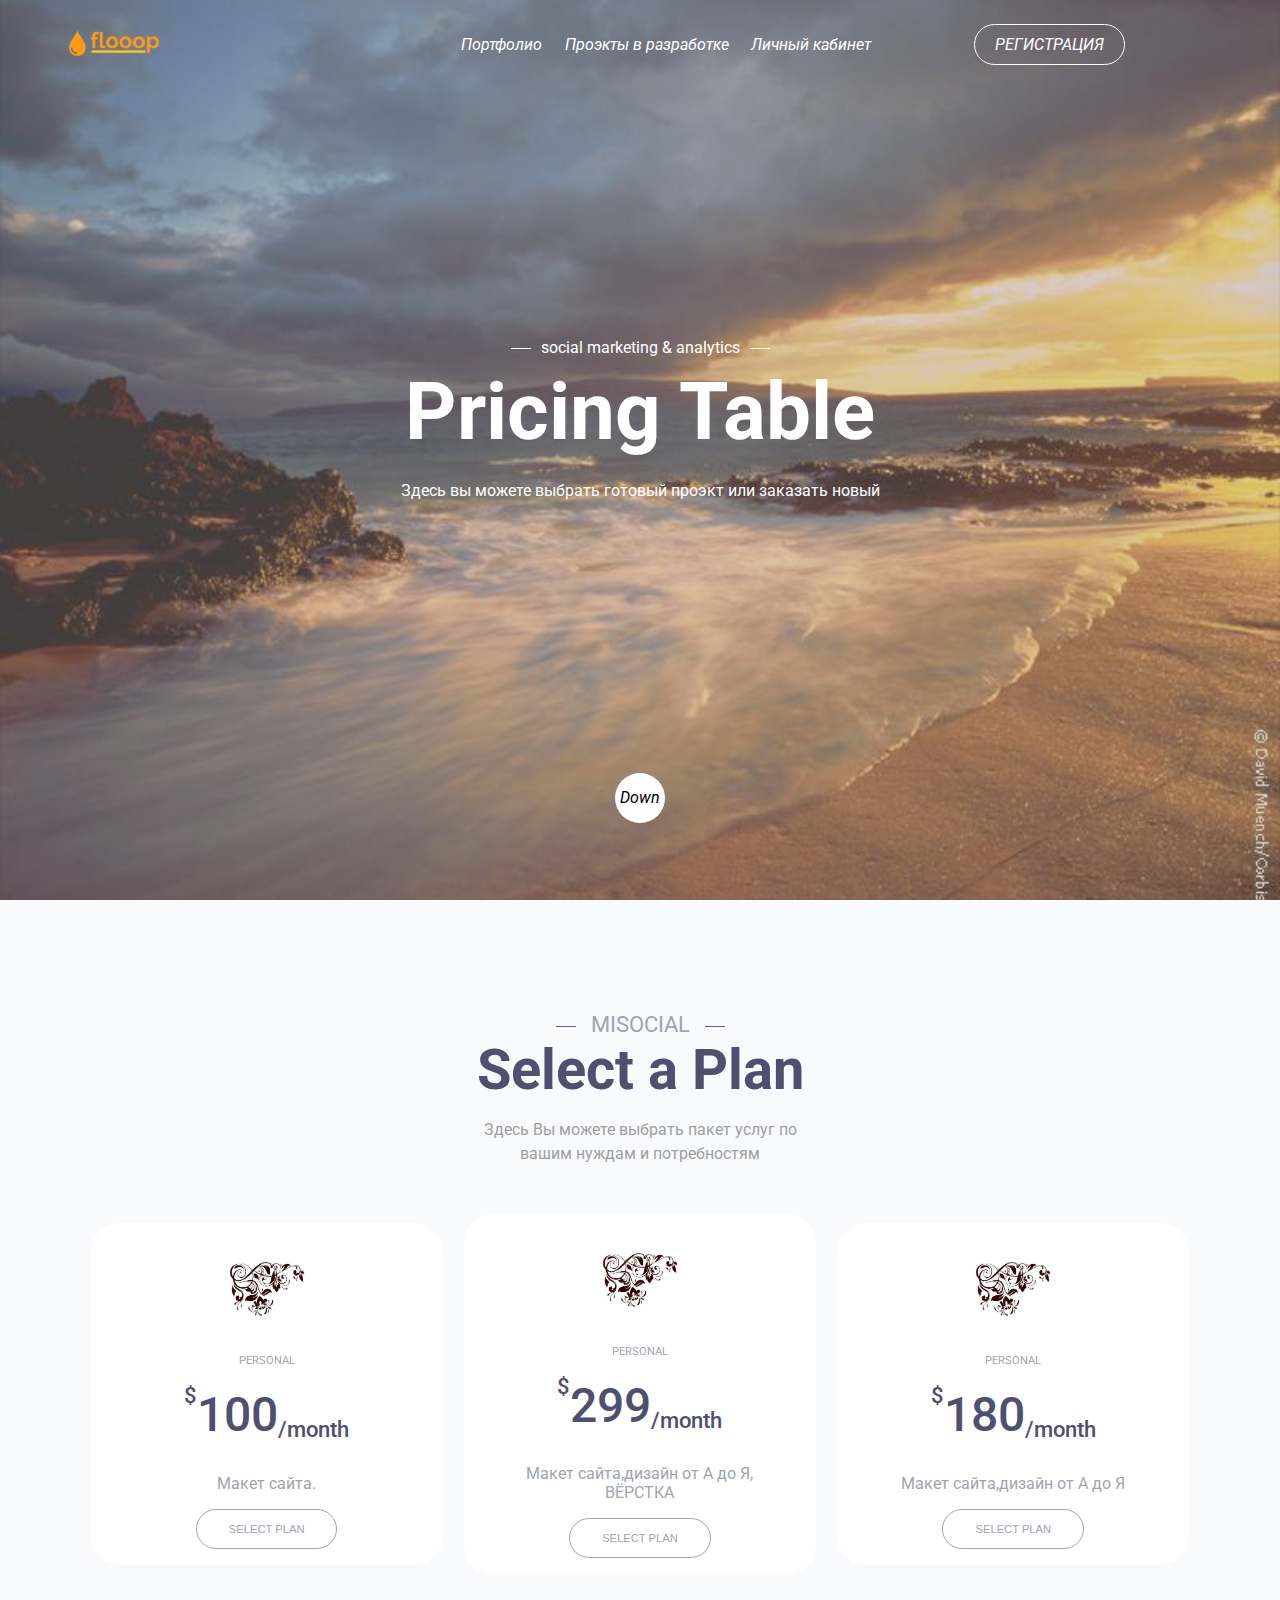
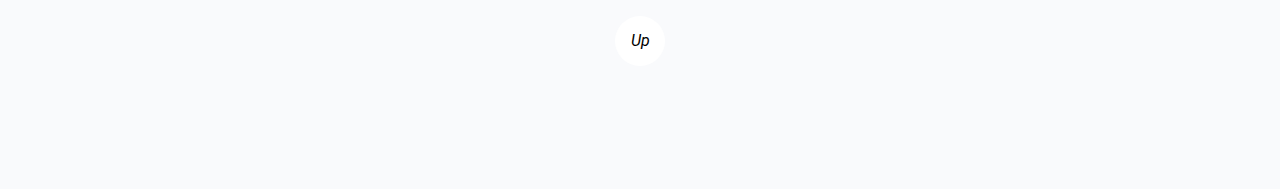
<file: flex/index.html>
<!DOCTYPE html>
<html lang="en">
<head>
    <meta charset="UTF-8">
    <meta name="viewport" content="width=device-width, initial-scale=1.0">
    <link href="https://fonts.googleapis.com/css?family=Roboto:100,100i,300,300i,400,400i,500,500i,700,700i,900,900i&display=swap&subset=cyrillic,cyrillic-ext" rel="stylesheet">
    <link rel="stylesheet" href="css/normalize.css">
    <link rel="stylesheet" href="css/style.css">
    <title>Document</title>
</head>
<body>
    <div id="a2" class="main">
        <div class="main-overlay"></div>
        <div class="header">
            <div class="logo">
                <img src="img/12.png" alt="logo" width="100px" height="100px">
            </div>
            <div class="menu">
                <ul>
                    <li><a href="#" class="menu-link">Портфолио</a></li>
                    <li><a href="#" class="menu-link">Проэкты в разработке</a></li>
                    <li><a href="lk.html" class="menu-link">Личный кабинет</a></li>
                    <!-- <li><a href="#" class="menu-link">Articles</a></li> -->
                    <!-- <li><a href="#" class="menu-link">Pricing</a></li> -->
                    <li><a href="reg.html" class="get-started-btn menu-link">Регистрация</a></li>
                </ul>
            </div>      
        </div>
    <div class="main-text">
        <span>social marketing & analytics</span>
        <h1>Pricing Table</h1>
        <p>Здесь вы можете выбрать готовый проэкт или заказать новый</p>
    </div>
    <a href="#a1" class="main-arrow">
        <div class="arrow-down">
            <span>Down</span>
        </div>
    </a>
    </div>

    <div  class="table">
        <div class="table-header">
            <span id="a1" class="table-subtitli">MISOCIAL</span>
            <h2>Select a Plan</h2>
            <p>Здесь Вы можете выбрать пакет услуг по вашим нуждам и потребностям</p>
        </div>
<div class="price-tags">
    <div class="price-tag">
        <img src="img/1.jpg" alt="" width="90px" height="100px">
        <span>personal</span>
        <h4><sup>$</sup>100<sub>/month</sub></h4>
        <p>Макет сайта.</p>
        <button class="price-btn">select plan</button>
    </div>
    <div class="price-tag">
        <img src="img/2.jpg" alt="" width="90px" height="100px">
        <span>personal</span>
        <h4><sup>$</sup>299<sub>/month</sub></h4>
        <p>Макет сайта,дизайн от А до Я,<br>ВЁРСТКА</p>
        <button class="price-btn">select plan</button>
    </div>
    <div class="price-tag">
        <img src="img/3.jpg" alt="" width="90px" height="100px">
        <span>personal</span>
        <h4><sup>$</sup>180<sub>/month</sub></h4>
        <p>Макет сайта,дизайн от А до Я</p>
        <button class="price-btn">select plan</button>
    </div>
</div>
<a href="#a2" class="main-arrow">
    <div class="arrow-down arrow-downs">
        <span>Up</span>
    </div>
</a>
    </div>


</body>
</html>
</file>
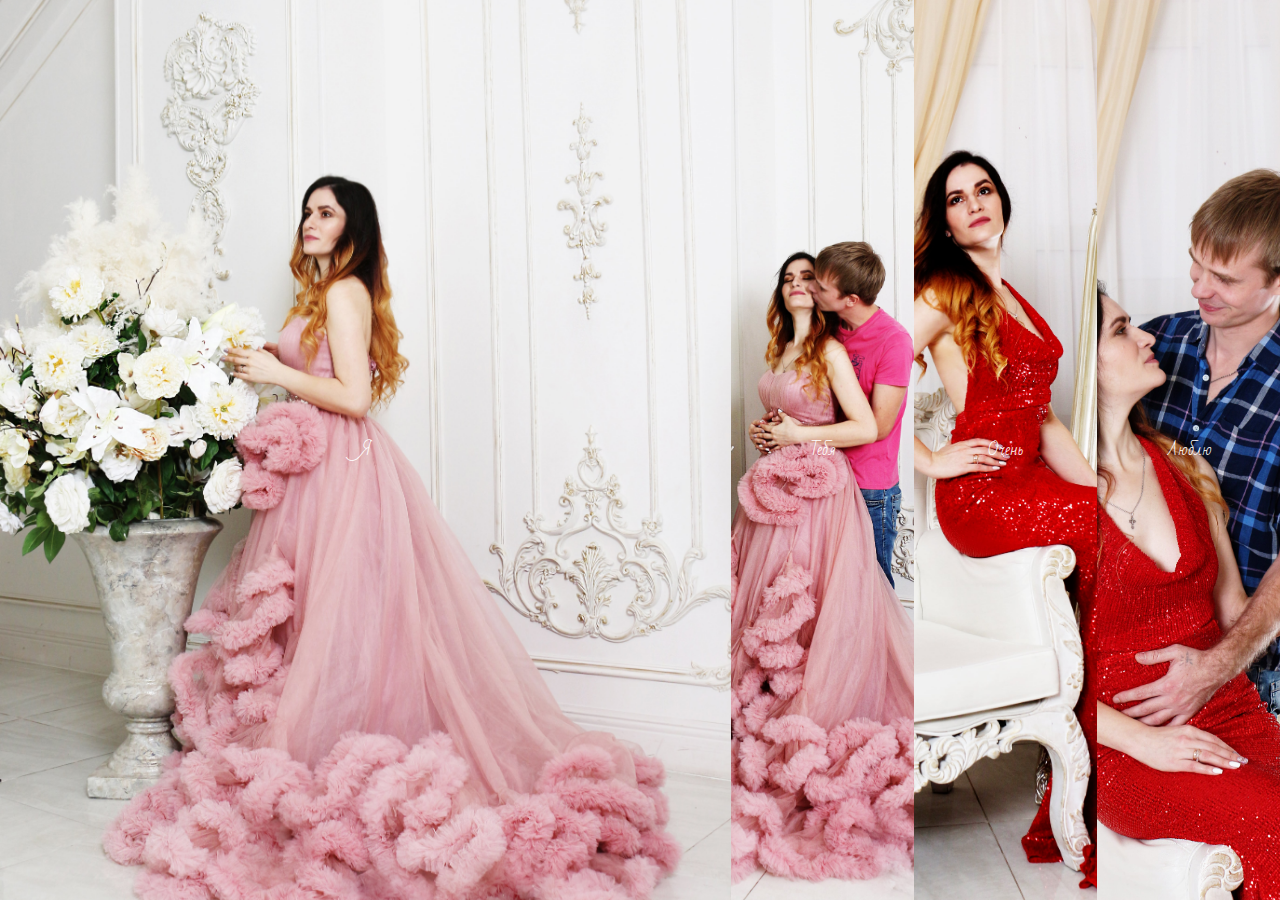
<file: love/index.html>
<!DOCTYPE html>
<html lang="en">
<head>
    <meta charset="UTF-8">
    <title>flex Slider</title>
    <link href="https://fonts.googleapis.com/css?family=Bad+Script&display=swap&subset=cyrillic" rel="stylesheet">
    
    <link rel="stylesheet" href="css/normalize.css">
    <link rel="stylesheet" type="text/css" href="css/style.css">

</head>
<body>
    <div class="slider">
        <div class="item item-1">Я</div>
        <div class="item item-2">Тебя</div>
        <div class="item item-3">Очень</div>
        <div class="item item-4">Люблю</div>
    </div>
</body>
</html>
</file>
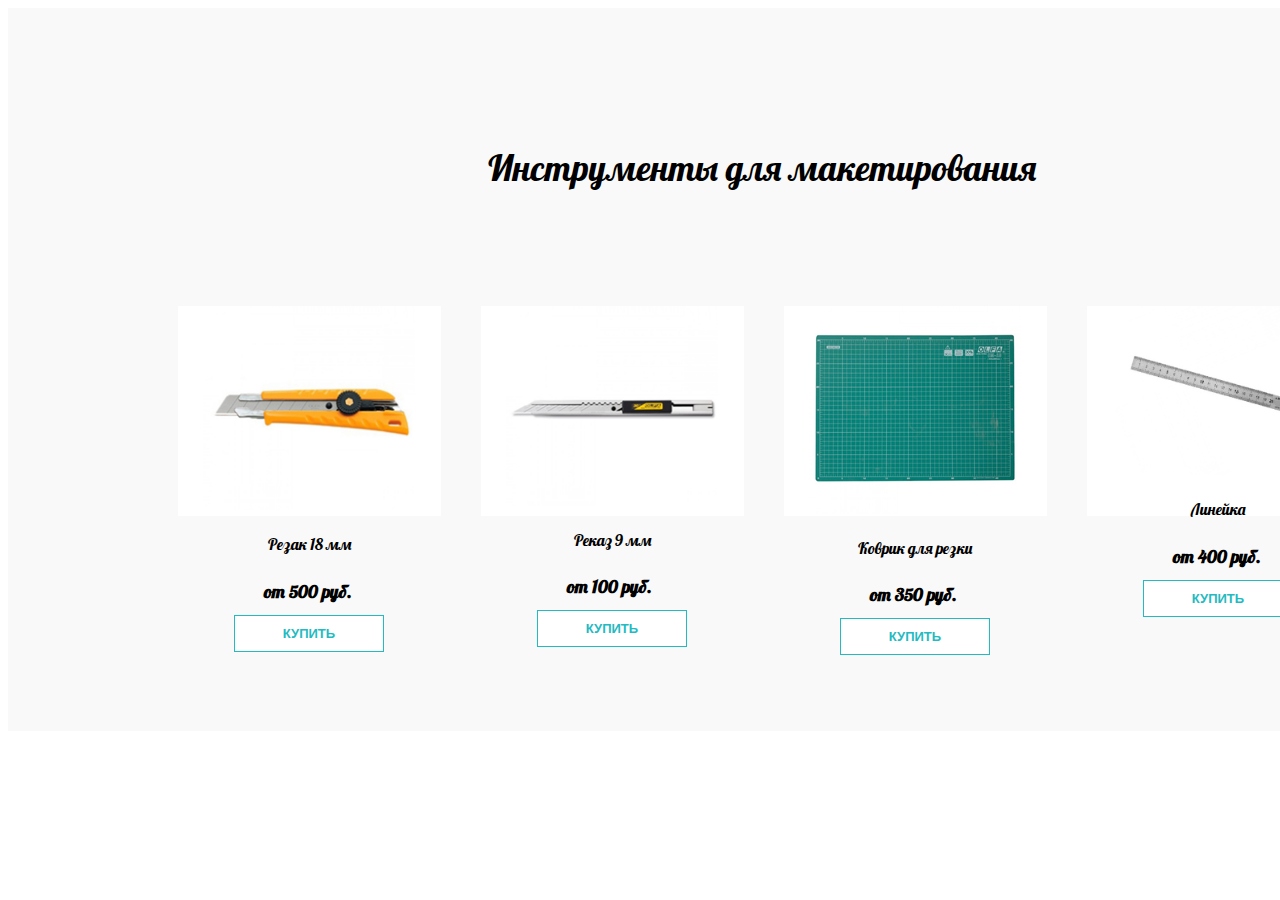
<file: дз/index.html>
<!DOCTYPE html>
<html lang="en">
<head>
    <meta charset="UTF-8">
    <meta name="viewport" content="width=device-width, initial-scale=1.0">
    <link href="https://fonts.googleapis.com/css?family=Comic+Neue:300,300i,400,400i,700,700i|Lobster&display=swap" rel="stylesheet">
    <link rel="stylesheet" href="css/normalize.css">
    <link rel="stylesheet" href="css/style.css">
    <title>ДЗ по Flex</title>
</head>
<body>

<div class="main">
    <div class="header-text">
        <h1>Инструменты для макетирования</h1>
    </div>
    <div class="bloc">
    <div class="bloc-1">
        <img src="img/Слой_1.png" alt="">
        <span>Резак 18 мм</span>
        <p>от 500 руб.</p>
        <button class="btn">купить</button>
    </div>
    <div class="bloc-1">
        <img src="img/Слой_2.png" alt="">
        <span>Реказ 9 мм</span>
        <p>от 100 руб.</p>
        <button class="btn">купить</button>
    </div>
    <div class="bloc-1">
        <img src="img/Слой_3.png" alt="">
        <span>Коврик для резки</span>
        <p>от 350 руб.</p>
        <button class="btn">купить</button>
    </div>
        <div class="bloc-1">
            <img src="img/Слой_4.png" alt="">
            <span>Линейка</span>
            <p>от 400 руб.</p>
            <button class="btn">купить</button>
        </div>
    </div>
</div>

</body>
</html>
</file>
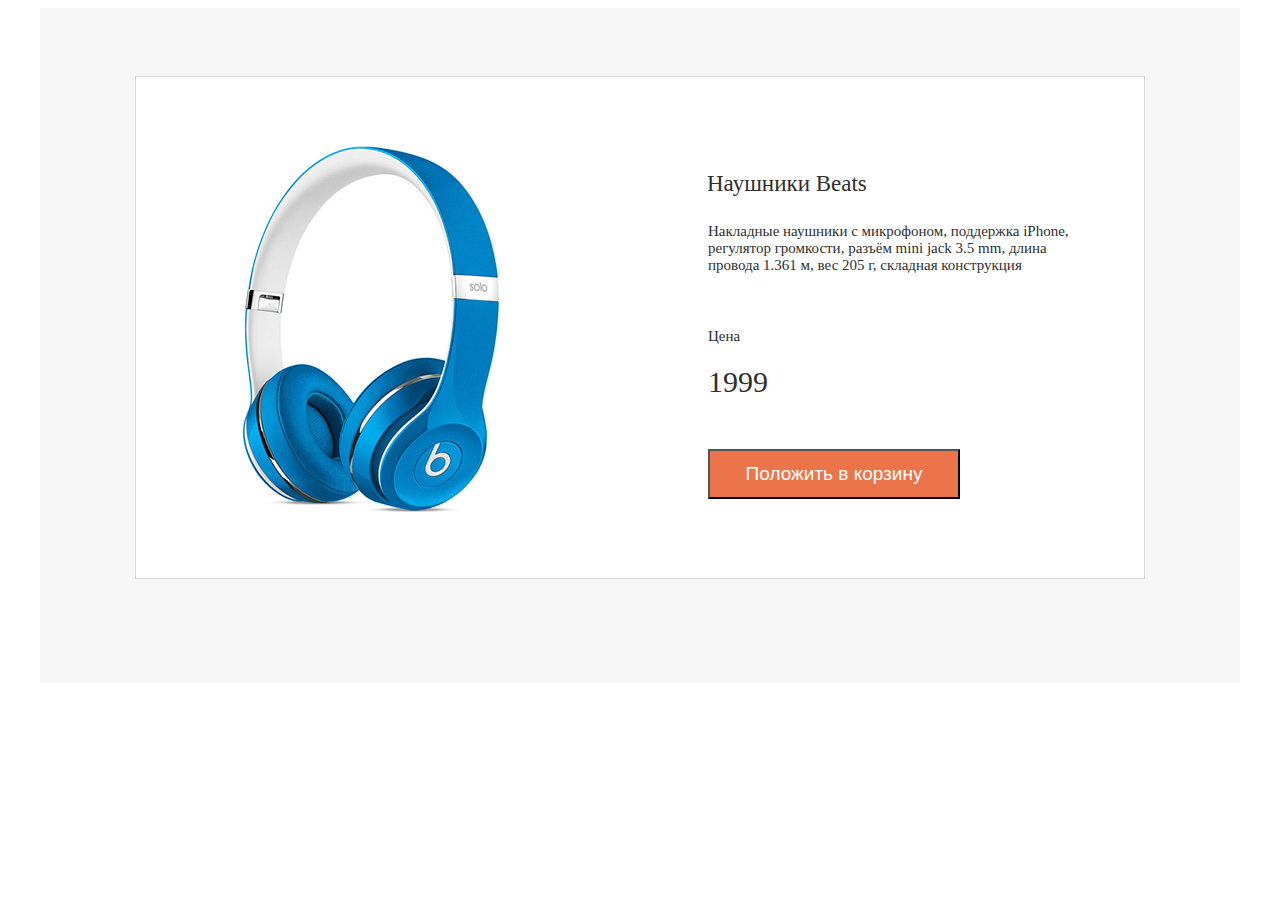
<file: решение/index.html>
<!DOCTYPE html>  
<html lang="en">
<head>
    <meta charset="UTF-8">
    <meta name="viewport" content="width=device-width, initial-scale=1.0">
    <title>Заголовок страници</title>
    <link rel="stylesheet" href="css/style.css">
</head>
<body>

<div class="fonts">
<div class="layer">
    <img src="img/Слой_1.png" alt="">
    <h1>Наушники Beats</h1>
    <p class="text">Накладные наушники с микрофоном, поддержка iPhone, регулятор громкости, разъём mini jack 3.5 mm, длина провода 1.361 м, вес 205 г, складная конструкция</p>

    <p class="prais">Цена</p>

    <p class="money">1999</p>

    <button><span>Положить в корзину</span></button>

</div>

</div>



</body>
</html>
</file>
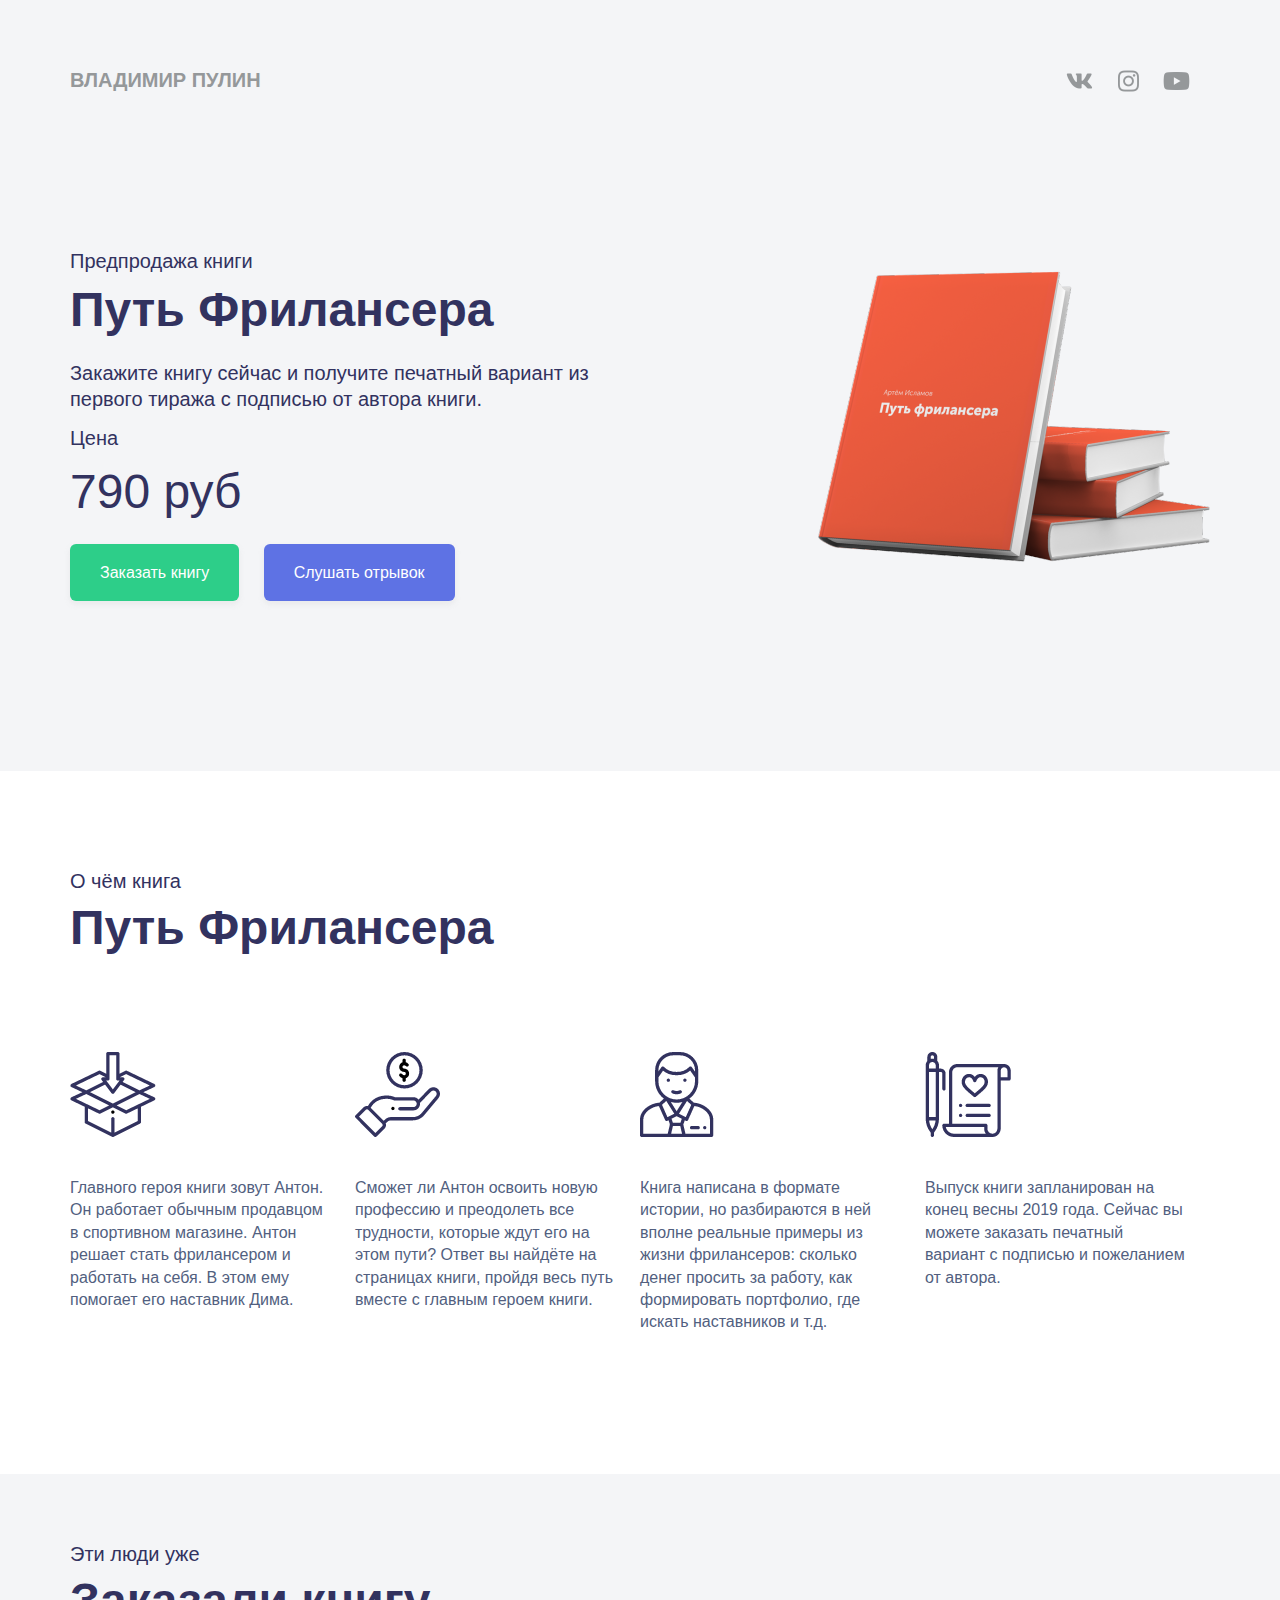
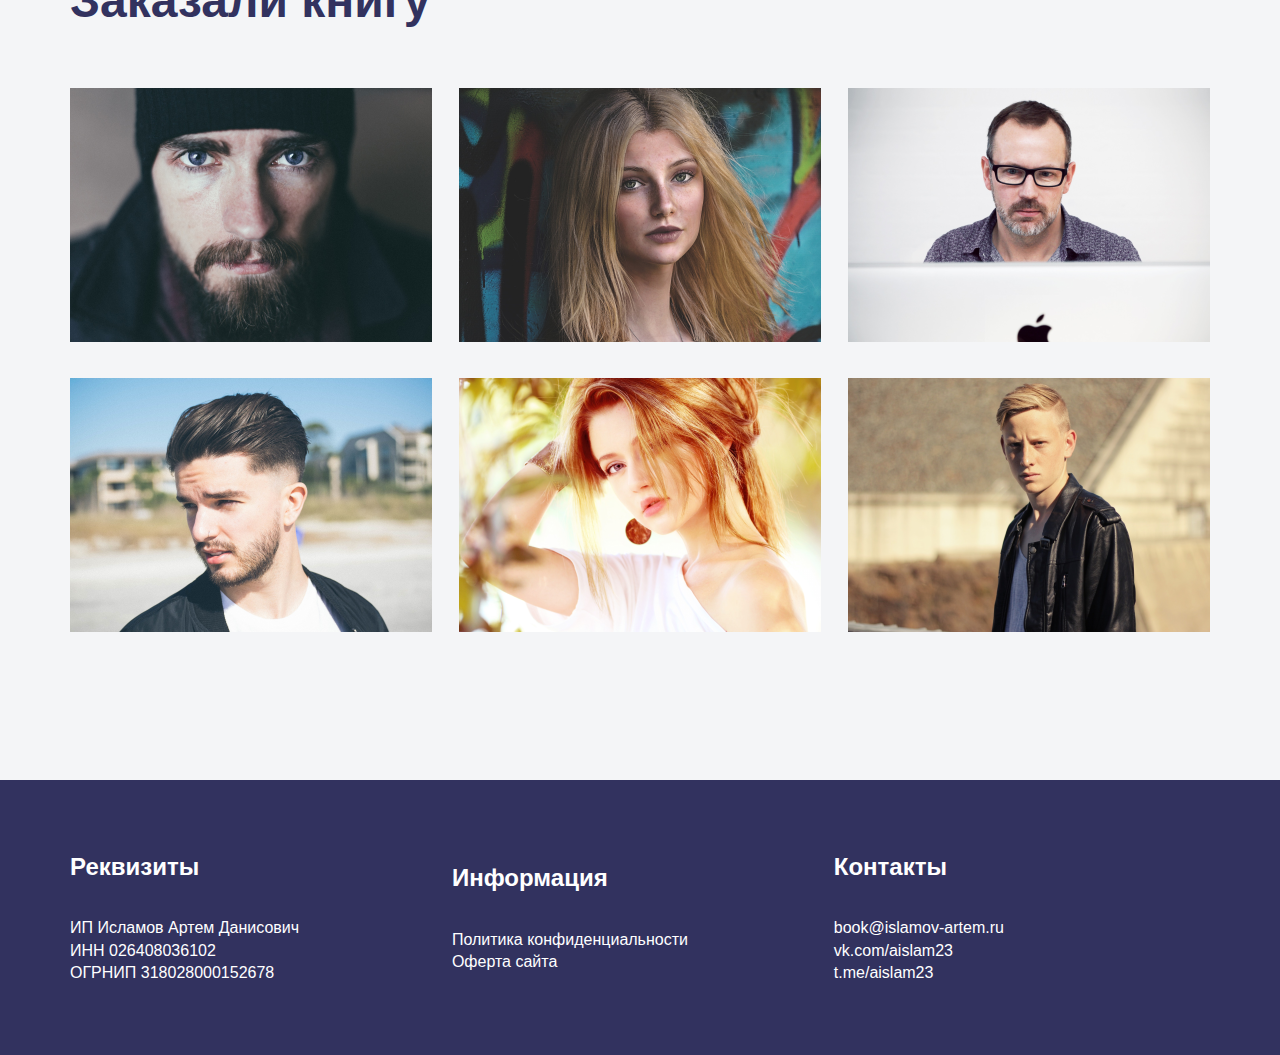
<file: урок8/index.html>
<!DOCTYPE html>
<html lang="en">
<head>
    <meta charset="UTF-8">
    <meta name="viewport" content="width=device-width, initial-scale=1.0">
    <link rel="stylesheet" href="css/reset.css">
    <link rel="stylesheet" href="css/style.css">
    <title>Предпродажа книги "Путь Фрилансера"</title>
</head>
<body>
    <!-- Главный экран -->
    <header class="hero">
        <div class="container">
            <div class="navbar">
                <span>Владимир Пулин</span>
                <div class="social">
                    <a href="#">
                        <img src="img/vk.png" alt="">
                    </a>
                    <a href="#">
                        <img src="img/инста.png" alt="">
                    </a>
                    <a href="#">
                        <img src="img/ютуб.png" alt="">
                    </a>
                </div>
                <!-- /.social -->
            </div>
            <!-- /.navbar шапка сайта-->
            <div class="main">
                <div class="main-text">
                    <span class="subtitle">Предпродажа книги</span>
                    <strong class="title">Путь Фрилансера</strong>
                    <p class="discription">Закажите книгу сейчас и получите печатный вариант из первого тиража с подписью от автора книги.
                    </p>
                    <span class="price-tag">Цена</span>
                    <strong class="price">790 руб</strong>
                    <div class="buttons">
                        <a href="#" class="btn btn-success">Заказать книгу</a>
                        <a href="#" class="btn btn-primory">Слушать отрывок</a>
                    </div>
                </div>
                <!-- /.main-text -->
                <div class="main-imge">
                    <img src="img/Image_1.png" alt="Книга">
                </div>
                <!-- /.main-imge -->
            </div>
            <!-- /.main блок 2 -->
        </div>
        <!-- /.container -->
    </header>
    <section class="about section">
        <div class="container">
        <h2 class="section-heading">
            <span class="section-subtitle">О чём книга</span>
            <strong class="section-title">Путь Фрилансера</strong>
        </h2>
        <div class="wrap">
            <div class="block">
                <img src="img/3-layers.png" alt="">
                    <p class="block-text">Главного героя книги зовут Антон. Он работает обычным продавцом в спортивном магазине. Антон решает стать фрилансером и работать на себя. В этом ему помогает его наставник Дима.</p>
                    <!-- /.block-text -->
            </div>
            <!-- /.block -->
            <div class="block">
                <img src="img/5-layers.png" alt="">
                    <p class="block-text">Сможет ли Антон освоить новую профессию и преодолеть все трудности, которые ждут его на этом пути? Ответ вы найдёте на страницах книги, пройдя весь путь вместе с главным героем книги.
                    </p>
                    <!-- /.block-text -->
            </div>
            <!-- /.block -->
            <div class="block">
                <img src="img/7-layers.png" alt="">
                    <p class="block-text">Книга написана в формате истории, но разбираются в ней вполне реальные примеры из жизни фрилансеров: сколько денег просить за работу, как формировать портфолио, где искать наставников и т.д.</p>
                    <!-- /.block-text -->
            </div>
            <!-- /.block -->
            <div class="block">
                <img src="img/8-layers.png" alt="">
                    <p class="block-text">Выпуск книги запланирован на конец весны 2019 года. Сейчас вы можете заказать печатный вариант с подписью и пожеланием от автора.
                    </p>
                    <!-- /.block-text -->
            </div>
            <!-- /.block -->
        </div>
        <!-- /.wrap -->
        </div>
    </section>
    <section class="people">
        <div class="hero2">
        <div class="container">
            <h2 class="section-heading">
                <span class="section-subtitle">Эти люди уже</span>
                <strong class="section-title">Заказали книгу</strong>
            </h2> 
            <div class="img-block">
                <img src="img/beard-1867175_1920.png" alt="">
                <img src="img/woman-3990680_1920.png" alt="">
                <img src="img/man-1209494_1920.png" alt="">
                <img src="img/man-1246508_1920.png" alt="">
                <img src="img/portrait-1462944_1920.png" alt="">
                <img src="img/man-919045_1920.png" alt="">
            </div>
        </div>
        </div>
    </section>
    <footer class="footer">
        <div class="container">
            <div class="footer-wrap">
            <div class="footer-block">
                <h4 class="footer-title">Реквизиты</h4>
                <p>ИП Исламов Артем Данисович<br> 
                    ИНН 026408036102 <br>
                    ОГРНИП 318028000152678 <br></p>
            </div>
            <div class="footer-block">
                <h4 class="footer-title">Информация</h4>
                <p><a href="#">Политика конфиденциальности</a>
                <a href="#">Оферта сайта</a></p>
            </div>
            <div class="footer-block">
                <h4 class="footer-title">Контакты</h4>
                <p><a href="#">book@islamov-artem.ru</a>
                <a href="#">vk.com/aislam23</a>
                <a href="#">t.me/aislam23</a> 
                </p>
            </div>
            </div>
        </div>
    </footer>
</body>
</html>
</file>
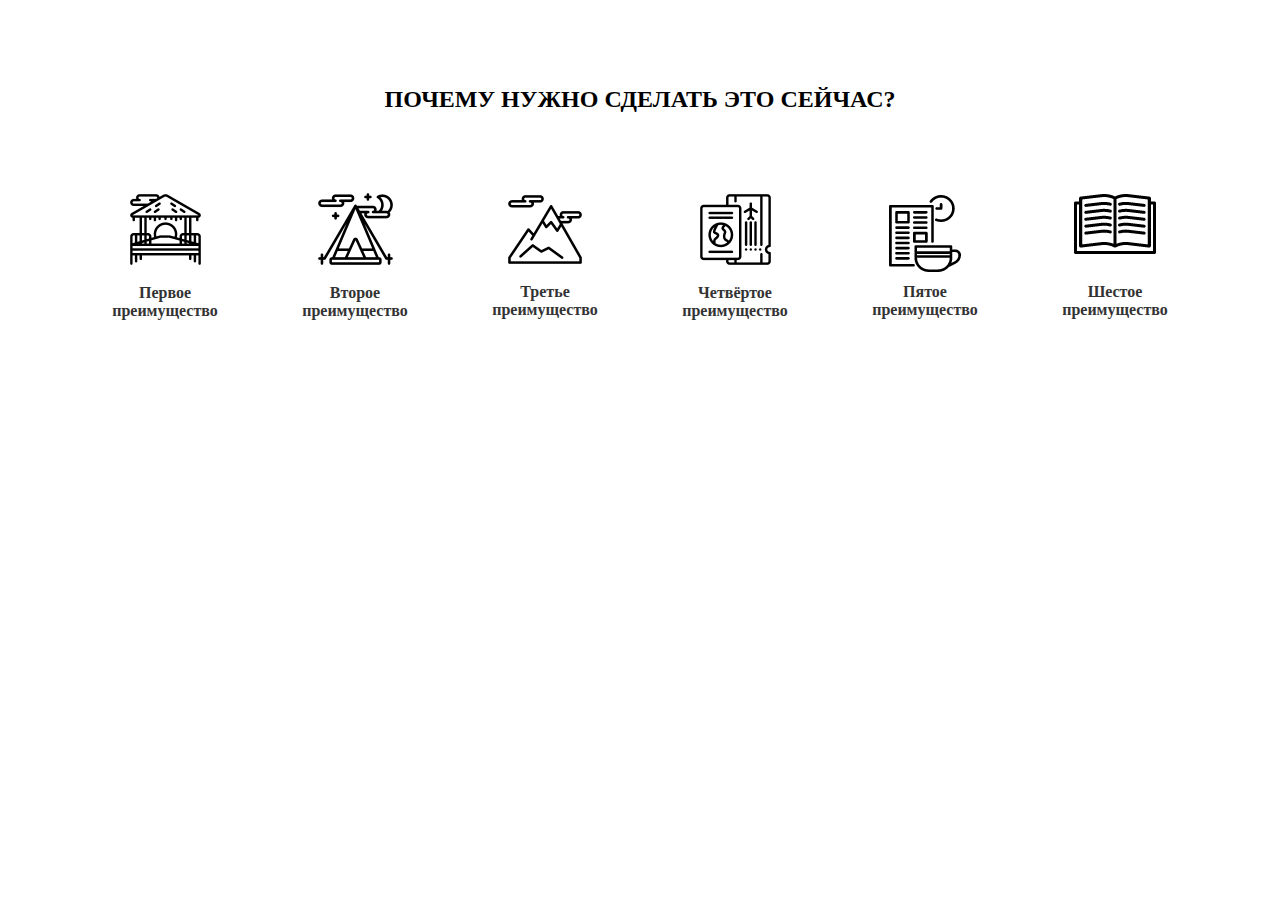
<file: урок9/index.html>
<!doctype html>
<html lang="en">
  <head>
    <title>Title</title>
    <!-- Required meta tags -->
    <meta charset="utf-8">
    <meta name="viewport" content="width=device-width, initial-scale=1, shrink-to-fit=no">

    <!-- Bootstrap CSS -->
    <link rel="stylesheet" href="css/bootstrap-grid.min.css">
    <link rel="stylesheet" href="css/style.css">
  </head>
  <body>
      <div class="container">
          <h1>Почему нужно сделать это сейчас?</h1>

          <div class="row align-items-center">
              <div class="col-sm-6 col-md-6 col-lg-4 col-xl-2 text">
             <div class="text">
               <img src="img/001-summer.png" alt="">
                  <span>Первое преимущество</span>
                </div>
            </div>
              <div class="col-sm-6 col-md-6 col-lg-4 col-xl-2">
                  <div class="text">
                    <img src="img/002-camping.png" alt="">
                      <span>Второе преимущество</span>
                    </div>
                </div>
              <div class="col-sm-6 col-md-6 col-lg-4 col-xl-2">
                  <div class="text">
                    <img src="img/003-mountains.png" alt="">
                      <span>Третье преимущество</span>
                    </div>
                </div>
              <div class="col-sm-6 col-md-6 col-lg-4 col-xl-2">
                  <div class="text">
                    <img src="img/004-boarding-pass.png" alt="">
                      <span>Четвёртое преимущество</span>
                    </div>
                </div>
              <div class="col-sm-6 col-md-6 col-lg-4 col-xl-2">
                  <div class="text">
                    <img src="img/Forma_.png" alt="">
                      <span class="text2">Пятое преимущество</span>
                    </div>
                </div>
              <div class="col-sm-6 col-md-6 col-lg-4 col-xl-2">
                  <div class="text">
                    <img src="img/Forma_1.png" alt="">
                      <span class="text3">Шестое преимущество</span>
                    </div>
                </span>
      
      </div>
      
  </body>
</html>
</file>
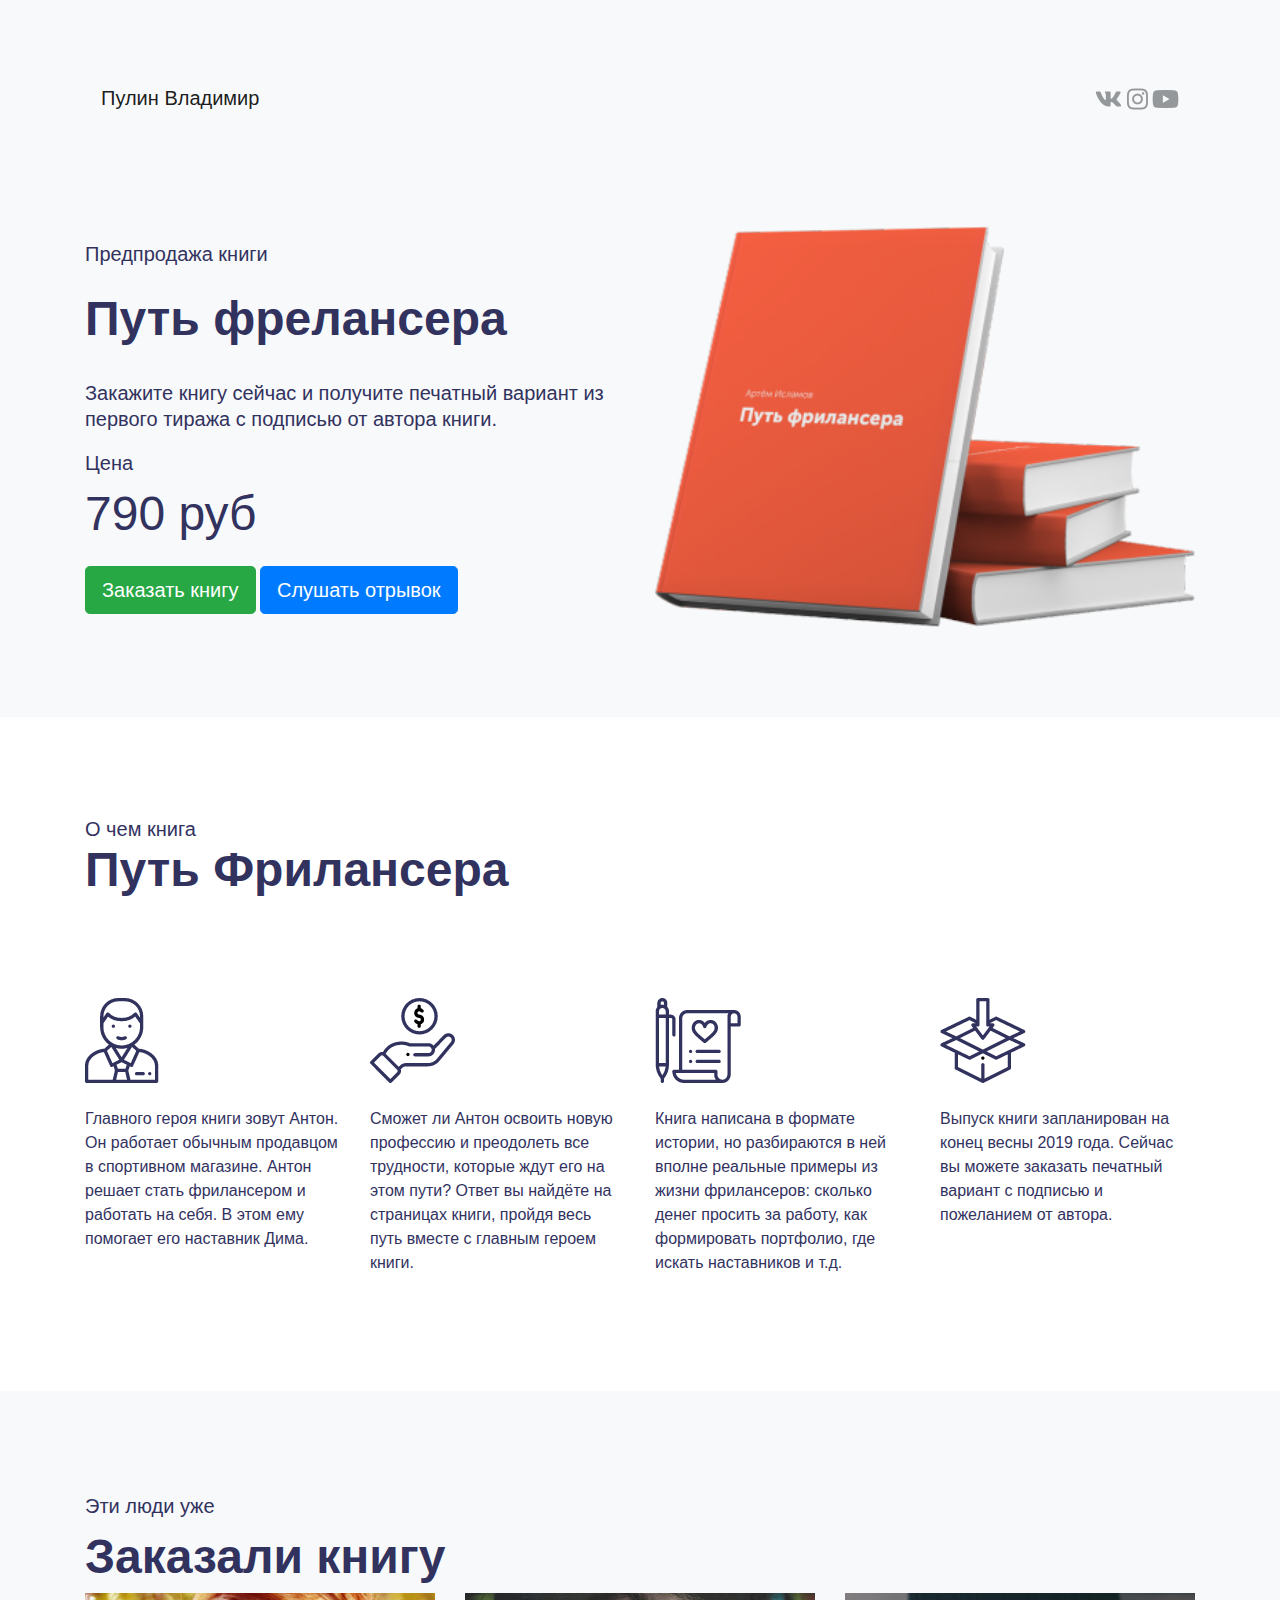
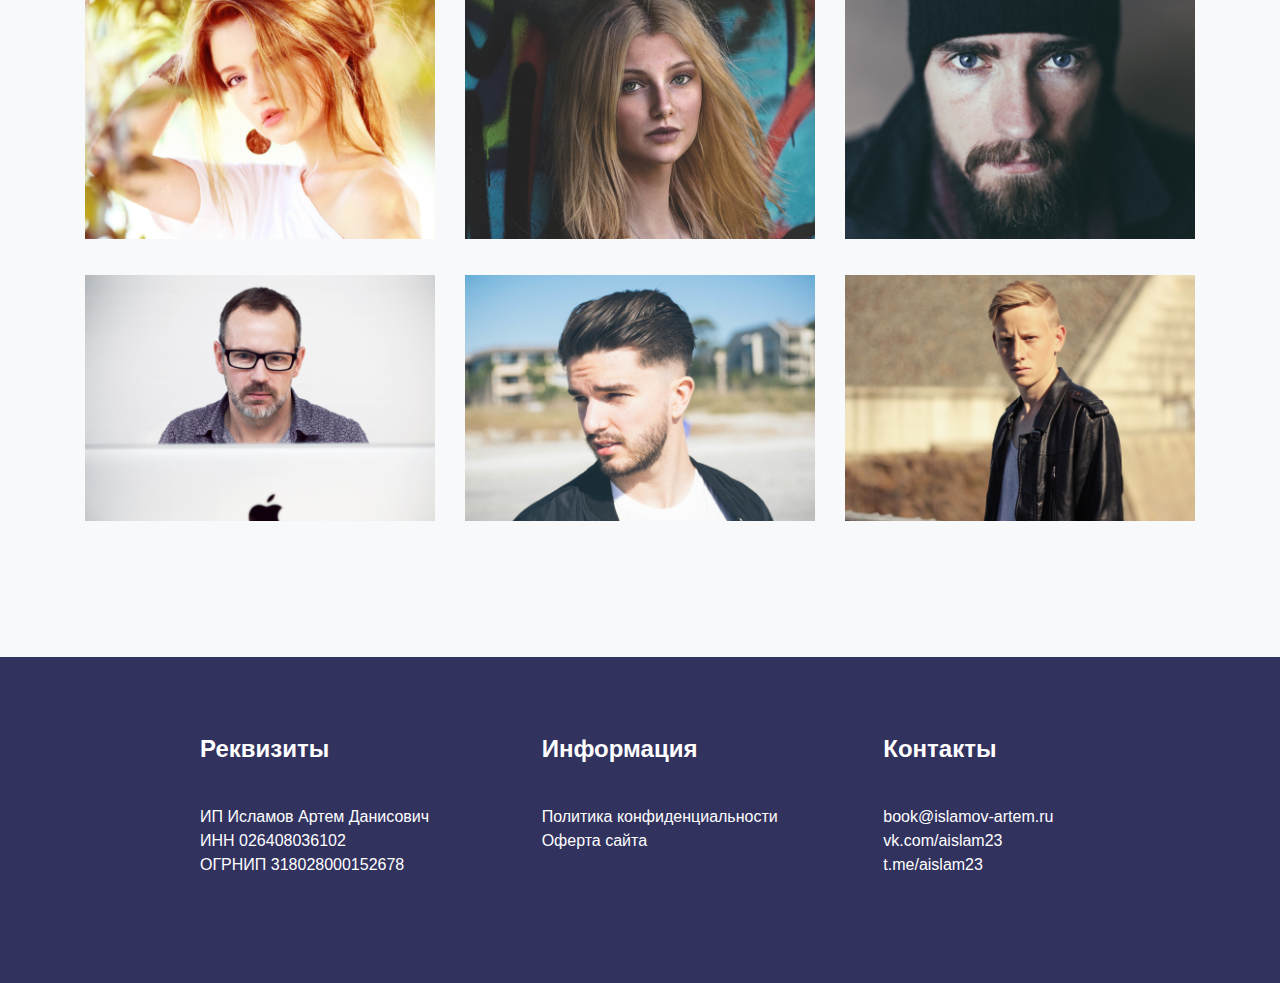
<file: Урок_10/index.html>
<!doctype html>
<html lang="en">
  <head>
    <title>Путь Фрилансера на bootstrap-grid</title>
    <!-- Required meta tags -->
    <meta charset="utf-8">
    <meta name="viewport" content="width=device-width, initial-scale=1, shrink-to-fit=no">

    <!-- Bootstrap CSS -->
    <link rel="stylesheet" href="css/bootstrap.min.css">
    <link rel="stylesheet" href="css/style.css">
  </head>
  <body>
<header class="hero bg-light">
    <div class="container">
      <nav class="navbar navbar-light">
        <a class="navbar-brand">Пулин Владимир</a>
        <div class="social">
          <a href="#">
            <img src="img/vk.png" alt="Вконтакте">
          </a>
          <a href="#">
            <img src="img/инста.png" alt="Инстакгамм">
          </a>
          <a href="#">
            <img src="img/ютуб.png" alt="Ютуб">
          </a>
        </div>
      </nav>
              <div class="main">
          <div class="row align-items-center">
            <div class="col-lg-6 col-sm-8">
              <div class="main-text">
                <span class="subtitle d-block">
                  Предпродажа книги
                </span>
                <strong class="title d-block">
                  Путь фрелансера
                </strong>
                <p class="desxription d-block">
                  Закажите книгу сейчас и получите печатный вариант из первого тиража с подписью от автора книги.
                </p>
                <span class="price-tag d-block">
                  Цена
                </span>
                <strong class="price">
                  790 руб
                </strong>
                <div class="buttons mt-3">
                  <a href="" class="btn btn-success btn-lg">Заказать книгу</a>
                  <a href="" class="btn btn-primary btn-lg">Слушать отрывок</a>
                </div>
              </div>
            </div>
            <!-- /.col-6 -->
            <div class="col-lg-6 col-sm-4">
              <div class="main-img">
                <img class="book" src="img/Image_1.png" alt="">
              </div>
            </div>
            <!-- /.col-6 -->
          </div>
        </div>
    </div>
    <!-- /.container -->
</header>
<section class="about section">
  <div class="container">
    <h2 class="section-heading">
      <span class="section-subtitle d-block">О чем книга</span>
      <strong class="section-title">Путь Фрилансера</strong>
    </h2>

<div class="about-block">
  <div class="row">
    <div class="col-md-6 col-lg-3">
      <img src="img/1-layers.png" alt="">
      <p class="block-text mt-4">Главного героя книги зовут Антон. Он работает обычным продавцом в спортивном магазине. Антон решает стать фрилансером и работать на себя. В этом ему помогает его наставник Дима.</p>
    </div>
    <div class="col-md-6 col-lg-3">
      <img src="img/2-layers.png" alt="">
      <p class="block-text mt-4">Сможет ли Антон освоить новую профессию и преодолеть все трудности, которые ждут его на этом пути? Ответ вы найдёте на страницах книги, пройдя весь путь вместе с главным героем книги.
      </p>
    </div>
    <div class="col-md-6 col-lg-3">
      <img src="img/3-layers.png" alt="">
      <p class="block-text mt-4">Книга написана в формате истории, но разбираются в ней вполне реальные примеры из жизни фрилансеров: сколько денег просить за работу, как формировать портфолио, где искать наставников и т.д.</p>
    </div>
    <div class="col-md-6 col-lg-3">
      <img src="img/4-layers.png" alt="">
      <p class="block-text mt-4">Выпуск книги запланирован на конец весны 2019 года. Сейчас вы можете заказать печатный вариант с подписью и пожеланием от автора. </p>
    </div>
  </div>
</div>
  </div>
</section>
<section class="photo section bg-light">
<div class="container">
  <div class="hero>
    <h4 class="phot-heading">
      <span class="section-subtitle d-block">Эти люди уже</span>
      <strong class="section-title">Заказали книгу</strong>
    </h4>
  </div>
<div class="row">
  <div class="col-lg-4 col-sm-6">
    <img class="pading" src="img/portrait-1462944_1920.png" alt="">
  </div>
  <div class="col-lg-4 col-sm-6">
    <img class="pading" src="img/woman-3990680_1920.png" alt="">
  </div>
  <div class="col-lg-4 col-sm-6">
    <img class="pading" src="img/beard-1867175_1920.png" alt="">
  </div>
  <div class="col-lg-4 col-sm-6">
    <img class="pading" src="img/man-1209494_1920.png" alt="">
  </div>
  <div class="col-lg-4 col-sm-6">
    <img class="pading" src="img/man-1246508_1920.png" alt="">
  </div>
  <div class="col-lg-4 col-sm-6">
    <img class="pading" src="img/man-919045_1920.png" alt="">
  </div>
</div>
</div>
</section>
<footer class="info">
  <div class="container">
<div class="info-text">
  <div class="row">
    <div class="col-md-4 col-sm-6">
      <h5 class="text">Реквизиты</h5>
      <span class="d-block">ИП Исламов Артем Данисович</span>
      <span class="d-block">ИНН 026408036102</span>
      <span class="d-block mb-3">ОГРНИП 318028000152678</span>
    </div>
    <div class="col-md-4 col-sm-6">
      <h5 class="text">Информация</h5>
      <a class="d-block" href="#">
        Политика конфиденциальности
      </a>
      <a class="d-block  mb-3" href="#">
        Оферта сайта
      </a>
    </div>
    <div class="col-md-4 col-sm-6">
      <h5 class="text">Контакты</h5>
      <a class="d-block" href="#">
        book@islamov-artem.ru
      </a>
      <a class="d-block" href="#">
        vk.com/aislam23
      </a>
      <a class="d-block" href="#">
        t.me/aislam23
      </a>

    </div>
  </div>
</div>
  </div>
</footer>
  </body>
</html>
</file>
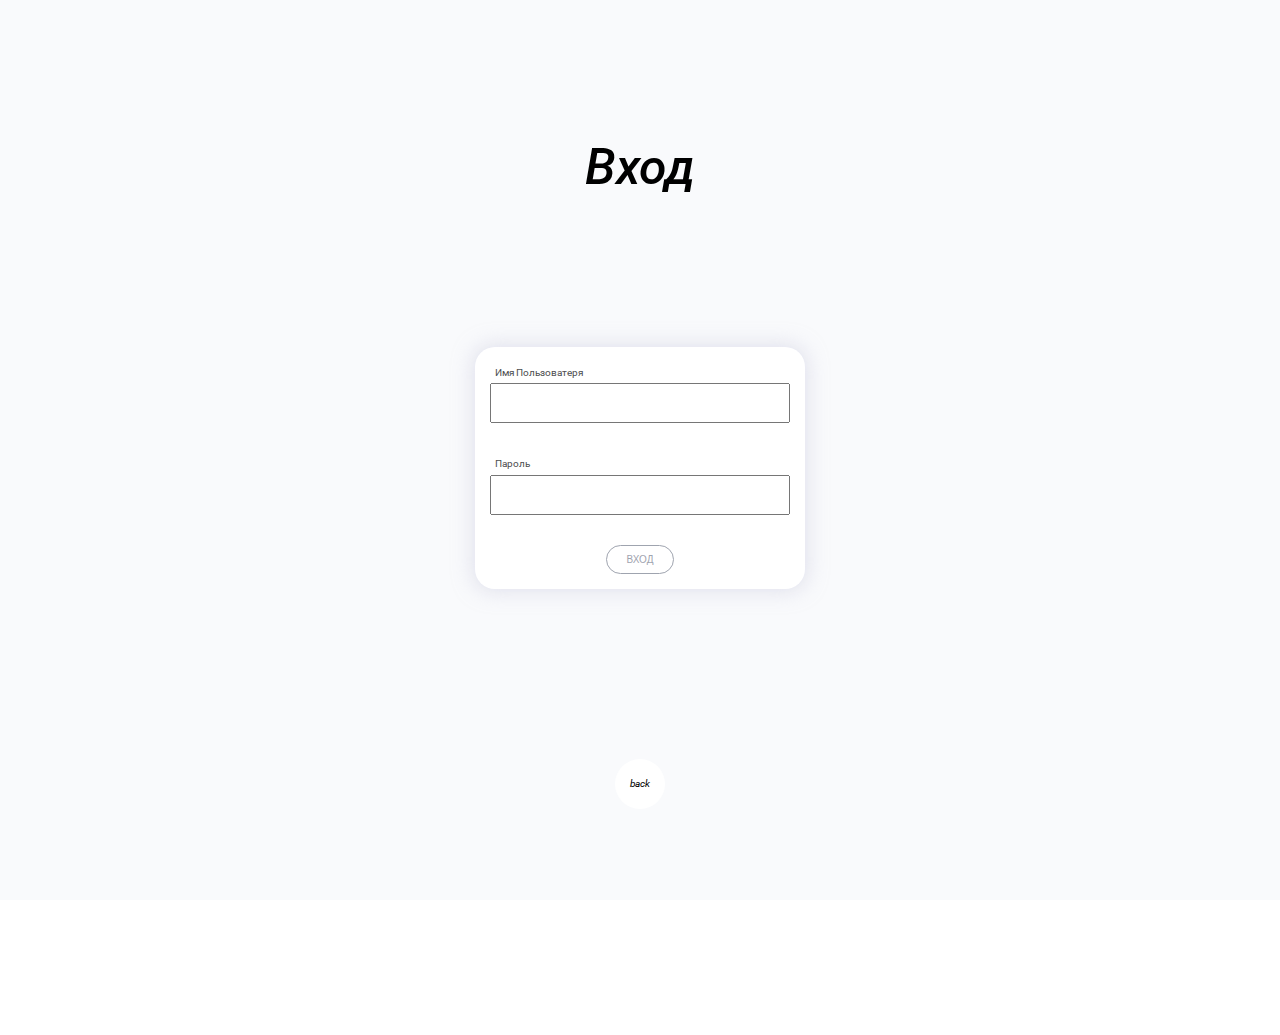
<file: flex/lk.html>
<!DOCTYPE html>
<html lang="en">
<head>
    <meta charset="UTF-8">
    <meta name="viewport" content="width=device-width, initial-scale=1.0">
    <link href="https://fonts.googleapis.com/css?family=Roboto:100,100i,300,300i,400,400i,500,500i,700,700i,900,900i&display=swap&subset=cyrillic,cyrillic-ext" rel="stylesheet">
    <link rel="stylesheet" href="css/lk.style.css">
    <link rel="stylesheet" href="css/normalize.css">
    <title>Document</title>
</head>
<body>
    <div class="main">
        <h1 title="Вход в личный кабинет">Вход</h1>
        <form  action="">
        <div class="group">
            <label for="">Имя Пользоватеря</label>
            <input type="text">
        </div>
        <div class="group">
            <label for="">Пароль</label>
            <input type="password">
        </div>
        <!-- <div class="group">
            <label for="">Пароль еще раз</label>
            <input type="password">
        </div>
        <div class="group">
            <label for="">Адрес электронной почты</label>
            <input type="email">
        </div> -->
        <div class="group">
            <button class="btn">Вход</button>
        </div>
        </form>
        <a href="index.html" class="main-arrow">
            <div class="arrow-down">
                <span>back</span>
            </div>
    </div>
</body>
</html>
</file>
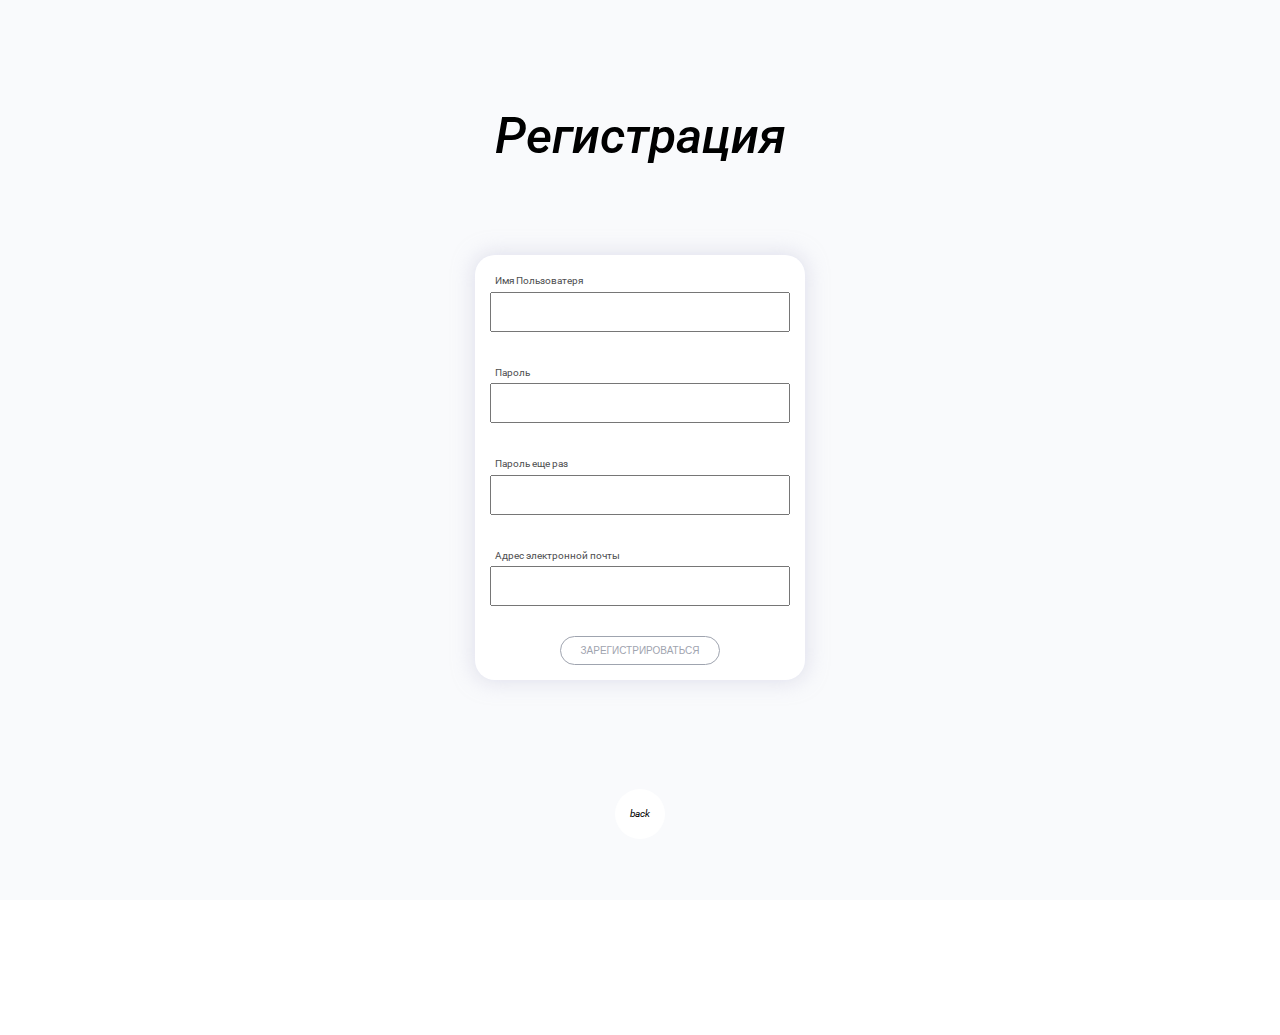
<file: flex/reg.html>
<!DOCTYPE html>
<html lang="en">
<head>
    <meta charset="UTF-8">
    <meta name="viewport" content="width=device-width, initial-scale=1.0">
    <link href="https://fonts.googleapis.com/css?family=Roboto:100,100i,300,300i,400,400i,500,500i,700,700i,900,900i&display=swap&subset=cyrillic,cyrillic-ext" rel="stylesheet">
    <link rel="stylesheet" href="css/reg.style.css">
    <link rel="stylesheet" href="css/normalize.css">
    <title>Регистрация</title>
</head>
<body>
    
    <div class="main">
        <h1 title="Регистрация в личный кабинет">Регистрация</h1>
        <form  action="">
        <div class="group">
            <label for="">Имя Пользоватеря</label>
            <input type="text">
        </div>
        <div class="group">
            <label for="">Пароль</label>
            <input type="password">
        </div>
        <div class="group">
            <label for="">Пароль еще раз</label>
            <input type="password">
        </div>
        <div class="group">
            <label for="">Адрес электронной почты</label>
            <input type="email">
        </div>
        <div class="group">
            <button class="btn">Зарегистрироваться</button>
        </div>
        </form>
        <a href="index.html" class="main-arrow">
            <div class="arrow-down">
                <span>back</span>
            </div>
    </div>
</body>
</html>
</file>
<file: flex/css/style.css>
*, *:before, *:after {
    box-sizing: border-box;
}

body {
    font-family: 'Roboto', sans-serif;
  margin: 0;
}

html {
    font-style: 10px;
}

.main {
    color: #fff;
    display: flex;
    flex-direction: column;
    justify-content: space-between;
    height: 100vh;
    align-items: center;
    min-height: 600px;
    background: url(../img/07.JPG) no-repeat center;
    background-size: cover;
    position: relative;
}

.main-overlay {
    position: absolute;
    left: 0;top: 0;
    width: 100%;
    height: 100%;
    opacity: .5;
    z-index: 0;
    background: rgba(158, 153, 153, .7);
}

.header {
    display: flex;
    justify-content: space-between;
    align-items: center;
    height: 10vh;
    /* border: 2px solid red; */
    width: 90%;
    position: relative;
    z-index: 2;
}

/* @media (max-width: 640px) {

} */

.menu {
    width: 70%;
}

.menu ul {
    display: flex;
    justify-content: space-around;
    list-style: none;
}

.menu-link {
    color: #fff;
    text-decoration: none;
}

.get-started-btn {
    margin: 80px;
    border: solid #fff 1px;
    padding: 10px 20px;
    border-radius: 100px;
    text-transform: uppercase;
}

.main-text {
    display: flex;
    flex-direction: column;
    justify-content: center;
    align-items: center;
    position: relative;
    z-index: 2;
    text-align: center;
}



.main-text span {
    display: inline-block;
}

.main-text h1 {
    margin: 0.5rem;
    font-size: 80px;
}

.main-text span::after {
    content: '';
    width: 20px;
    height: 1px;
    background-color: #fff;
    display: inline-block;
    vertical-align: middle;
    margin-left: 10px;
}

.main-text span::before {
    content: '';
    width: 20px;
    height: 1px;
    background-color: #fff;
    display: inline-block;
    vertical-align: middle;
    margin-right: 10px;
}

a {
    text-decoration: none;
    color: #000;
    font-style: italic;
}

.main-arrow {
    position: relative;
    z-index: 2;
    height: 15vh;
    display: flex;
    justify-content: center;
    align-items: center;
}

.arrow-down {
    text-align: center;
    line-height: 50px;
    width: 50px;
    height: 50px;
    background-color: #fff;
    border-radius: 50%;
    margin-bottom: 70px;
}

.arrow-downs {
    margin: 0;
    padding: 0;
}

.arrow-down:hover {
    box-shadow: 0px 0px 18.69px 2.31px rgba(204, 204, 223, 0.5);
    /* background-color: #6e45e2; */
    color: rgb(192, 187, 187);

}

.table {
    background-color: #f9fafc;
    /* height: 100vh;
    min-height: 600px; */
    padding: 5rem;
}

.table-header {
    text-align: center;
    margin: 2rem;
}

.table-header span {
    text-transform: uppercase;
    font-size: 1.4rem;
    color: #9fa4af;
}

.table-header span::after {
    content: '';
    width: 20px;
    height: 1px;
    background-color: #6e45e2;
    display: inline-block;
    vertical-align: middle;
    margin-left: 15px;
}

.table-header span::before {
    content: '';
    width: 20px;
    height: 1px;
    background-color: #6e45e2;
    display: inline-block;
    vertical-align: middle;
    margin-right: 15px;
}

.table-header p {
    font-size: 1rem;
    display: inline-block;
    width: 20rem;
    line-height: 1.5;
    color: #9f9f9f;
}

.table-header h2 {
    color: #4f4f6f;
    font-size: 3.5rem;
    margin: 0;
}

.price-tags {
    display: flex;
    justify-content: space-around;
    align-items: center;
}

.price-tag {
    background-color: #fff;
    border-radius: 1.8rem;
    text-align: center;
    padding: 1rem;
    display: flex;
    flex-direction: column;
    align-items: center;
    justify-content: space-between;
    width: 22rem;
    /* height: 400px; */
    /* border: 1px solid red; */
    transition: 0.5s;
}

.price-tag:hover {
cursor: pointer;
box-shadow: 0px 0px 81.88px 10.12px rgba(204, 204, 223, 0.71);
}

.price-tag span {
    color: #9fa4af;
    font-size: 0.7rem;
    text-transform: uppercase;
    margin: 1rem auto 0.2rem;
}

.price-tag h4 {
    font-weight: 500;
    color: #4f4f6f;
    font-size: 3rem;
    margin: 1rem;
}

.price-tag h4 sub {
    font-size: 1.4rem;
}

.price-tag h4 sup {
    vertical-align: super;
    font-size: 1.4rem;
}

.price-tag p{
    color: #9fa4af;
}

.price-btn {
    background-color: #fff;
    border: #9fa4af 1px solid;
    color: #9fa4af;
    text-transform: uppercase;
    font-size: 0.7rem;
    font-weight: 500;
    border-radius: 100px;
    padding: 0.8rem 2rem;
    transition: 0.4;
}

.price-btn:hover {
    background-color: #6e45e2;
    color: #fff;

}
</file>
<file: love/css/style.css>
* {
    box-sizing: border-box;
}

body {
    margin: 0;
    padding: 0;
    color: #fff;
    font-family: "Bad Script", sans-serif;
}
.slider {
    display: flex;
    justify-content: center;
    align-items: center;
}

.item {
    height: 100vh;
    display: flex;
    justify-content: center;
    align-items: center;
    background-color: #aeaeae;
    flex-basis: 25%;
    transition: all 0.2s;


}
span {
    font-size: 5rem;
    text-shadow: 0px 0px 10px #000;
}

.item:hover {
        flex-basis: 100%;
}

.item-1 {
    background: url(../img/slot_1-min.JPG) no-repeat center center;
    background-size: cover;
}
.item-2 {
    background: url(../img/slot_2-min.JPG) no-repeat center center;
    background-size: cover;
}
.item-3 {
    background: url(../img/slot_3-min.JPG) no-repeat center center;
    background-size: cover;
}
.item-4 {
    background: url(../img/slot_4-min.JPG) no-repeat center center;
    background-size: cover;
}

@media (max-width: 640px) {
    .slider {
        height: 100vh;
        flex-flow: column;
    }

    .item {
        width: 100%;
        
    }

    .item:hover {
        flex-grow: 30%;
    }

}
</file>
<file: дз/css/style.css>
* {
    box-sizing: border-box;
}

body {
    font-family:'Lobster';
    /* margin: 0; */
}

.main {
    display: flex;
    flex-direction: column;
    justify-content: center;
    align-items: center;
    background-size: cover;
    position: relative;
    width: 1511px;
    height: 723px;
    background-color: #f9f9f9;
}

.header-text {
    /* border: 2px solid red; */
    display: flex;
    justify-content: space-between;
    align-items: center;
    position: relative;
}
h1 {
    width: 552px;
    height: 31px;
    color: #000000;
    font-size: 36px;
    font-weight: 400;
    margin-bottom: 8rem;
}

.bloc {
    display: flex;
    align-items: center;
    background-size: cover;
    margin-bottom: 100px;
}

.bloc-1 {
    display: flex;
    flex-direction: column;
    align-items: center;
    width: 263px;
    height: 210px;
    background-color: #ffffff;
    margin: 0 20px;
}

img {
    width: 212px;
    height: 208px;
}

span {
    margin: 25px 0 10px;
    color: #000000;
    font-size: 16px;
    font-weight: 300;
}

p {
    width: 91px;
    height: 15px;
    color: #000000;
    font-size: 18px;
    font-weight: 700;
}

.btn {
    width: 150px;
    background-color: #fff;
    border:1px solid #23bac1;
    text-transform: uppercase;
    color: #23bac1;
    font-size: 13px;
    font-weight: 700;
    padding: 10px;
    cursor: pointer;
}
</file>
<file: решение/css/style.css>
* {
    box-sizing: border-box;
}

.fonts {
/* Style for "Фон" */
background-color: #f6f6f6;
width: 1200px;
height: 675px;
/* position: absolute; */
margin: auto;
}

.layer {
/* Style for "Прямоуголь" */
position: absolute;
margin: 68px 95px;
width: 1010px;
height: 503px;
border: 1px solid #d7d7d7;
background-color: #ffffff;
}

img {
    display: inline-block;
    margin: 64px 48px;
    vertical-align: top;
}

h1 {
    color: #000;
    display: inline-block;
    /* vertical-align: top; */
    position: absolute;
    margin: 94px 309px 387px 99px;
    width: 178px;
    height: 22px;
    color: #2f2f2f;
    font-size: 23px;
    font-weight: 400;
}

.text {
    position: absolute;
    display: inline-block;
    margin: 146px 93px 307px 100px;
    color: #2f2f2f;
    font-size: 15px;
    font-weight: 400;
    width: 393px;
    height: 50px;
}

.prais {
    position: absolute;
    display: inline-block;
    margin: 251px 451px 238px 100px;
    width: 35px;
    height: 14px;
    color: #2f2f2f;
    font-size: 15px;
    font-weight: 400;
}

.money {
    position: absolute;
    display: inline-block;
    margin: 288px 381px 187px 100px;
    width: 103px;
    height: 28px;
    color: #2f2f2f;
    font-size: 30px;
    font-weight: 400;
}

button {
    position: absolute;
    display: inline-block;
    margin: 372px 232px 81px 100px;
    width: 252px;
    height: 50px;
    background-color: #ec744a;
}

span {
    width: 174px;
    height: 18px;
    color: #ffffff;
    font-size: 19px;
    font-weight: 400;
}
</file>
<file: урок8/css/style.css>
* {
    box-sizing: border-box;
}

body {
    font-family: sans-serif;
    color: #32325f;
}

.container {
    /* border: 1px solid red; */
    /* height: 50px; */
    max-width: 1140px;
    width: 96%;
    margin-left: auto;
    margin-right: auto;
}

.navbar {
    display: flex;
    justify-content: space-between;
    margin-bottom: 159px;
}

.navbar span {
color: #95989a;
font-size: 20px;
font-weight: 700;
text-transform: uppercase;
}

.social a {
    text-decoration: none;
    margin-right: 20px;
}

.hero {
    padding-top: 70px;
    padding-bottom: 190px;
    background-color: #f4f5f7;
}

.main {
    display: flex;
    justify-content: space-between;
    align-items: center;
}

.main-text {
    width: 50%;
}

.subtitle {
font-size: 20px;
font-weight: 400;
display: block;
margin-bottom: 15px;
}

.title {
font-size: 48px;
font-weight: 700;
display: block;
margin-bottom: 26px;
}

.discription {
font-size: 20px;
font-weight: 400;
line-height: 26px;
margin-bottom: 16px;
}

.price-tag {
font-size: 20px;
font-weight: 400;
margin-bottom: 20px;
display: block;
}

.price {
display: block;
font-size: 48px;
font-weight: 400;
margin-bottom: 49px;
}

.btn {
text-decoration: none;
box-shadow: 0 3px 6px rgba(173, 173, 173, 0.16);
border-radius: 6px;
padding: 20px 30px;
color: #fff;
background-color: gray;
}

.btn-success {
background-color: #2dce89;
margin-right: 20px;
}

.btn-primory {
background-color: #5e72e4;
}

/* Вторая страница (секция) */
.section {
    /* Внутренние отступы секции */
    padding-top: 100px;
    padding-bottom: 100px;
}

.section-subtitle {
    display: block;
    font-size: 20px;
    font-weight: 400;
    margin-bottom: 13px;
}

.section-title {
    display: block;
    font-size: 48px;
    font-weight: 700;
}

.wrap {
    display: flex;
    justify-content: space-between;
    flex-wrap: wrap;
    margin-top: 100px;
}

.block {
    width: 23%;
    margin-right: 2%;
}

.block-text {
font-size: 16px;
font-weight: 400;
color: #525f7f;
margin: 40px 0;
line-height: 1.4;
}

.hero2 {
    padding-top: 70px;
    padding-bottom: 112px;
    background-color: #f4f5f7;
}

.img-block {
    margin-top: 63px;
    display: flex;
    justify-content: space-between;
    flex-wrap: wrap;
}

.img-block img {
    /* width: 25%; */
    margin-bottom: 36px;
    width: 362px;
    height: 254px;
}

.footer {
    background-color: #32325f;
    color: #fff;
    padding-top: 70px;
    padding-bottom: 70px;
}

.footer-wrap {
    display: flex;
    justify-content: space-between;
    align-items: center;
    /* flex-wrap: wrap; */
}

.footer-block {
    width: 33%;
    line-height: 1.4;

}

.footer-title {
font-size: 24px;
font-weight: 700;
margin-bottom: 34px;
}

.footer a {
    display: block;
    color: #fff;
    text-decoration: none;
}
</file>
<file: урок9/css/style.css>
h1 {
    padding-top: 70px;
    text-align: center;
    font-size: 24px;
    font-weight: 700;
    text-transform: uppercase;
    margin-bottom: 80px;
}

.row {
    /* border:  1px solid red;
    height: 300px; */
}

span {
    width: 122px;
    color: #333333;
    font-size: 16px;
    font-weight: 700;
    margin-top: 19px;
    margin-bottom: 20px;
}

.text {
    display: flex;
    justify-content: center;
    align-items: center;
    flex-direction: column;
    text-align: center;
}

.text2 {
margin-top: 11px;
}

.text3 {
margin-top: 29px;
}
</file>
<file: Урок_10/css/style.css>
body {
    color: #32325f;

}

.book {
    min-width: 100%;
}

.subtitle {
    font-size: 20px;
    font-weight: 400;
}

.title {
    font-size: 48px;
    font-weight: 700;
    margin-top: 14px;
}
.desxription {
    margin-top: 25px;
    font-size: 20px;
    font-weight: 400;
    line-height: 26px;
}
.price-tag {
    margin-top: 16px;
    font-size: 20px;
    font-weight: 400;
}

.price {
    margin-top: 16px;
    font-size: 48px;
    font-weight: 400;
}

.main {
    margin-top: 100px;
}

.hero {
    padding-top: 70px;
    padding-bottom: 90px;
}

.section {
    padding-top: 100px;
    padding-bottom: 100px;   
}

.section-subtitle {
    font-size: 20px;
    font-weight: 400;
}

.section-title {
    font-size: 48px;
    font-weight: 700;
}

.about-block {
    margin-top: 100px;
}

.pading {
    padding-bottom: 36px;
    /* padding-right: 28px; */
    max-width: 100%;
}

.info {
    padding-top: 78px;
    padding-bottom: 90px;
    background-color: #32325f;
    color: #fff;
}

.text {
    padding-bottom: 34px;
    font-size: 24px;
    font-weight: 700;
}

a {

    color: #fff;
}

.info-text {
    padding-left: 115px;
}
</file>
<file: flex/css/lk.style.css>
*, *:before, *:after {
    box-sizing: border-box;
}

body {
    font-family: 'Roboto', sans-serif;
  margin: 0;
}

html {
    font-size: 10px;
}

.main {
    position: relative;
    /* border: red 1px solid; */
    display: flex;
    flex-direction: column;
    justify-content: space-around;
    align-items: center;
    height: 100vh;
    min-height: 600px;
    background-color: #f9fafc;
    background-size: cover;

}

.main h1 {
    font-size: 5rem;
    font-style: italic;
    font-weight: 500;
    cursor: help;
    margin-top: 8rem;
    /* border: red 1px solid; */

}

.main form {
    display: flex;
    flex-direction: column;
    justify-content: center;
    align-items: center;
    /* border: red 1px solid; */
    background-color: #fff;
    border-radius: 2rem;
    box-shadow: 0px 0px 18.69px 2.31px rgba(204, 204, 223, 0.5);



}

.main input {
    /* display: inline-block; */
    text-align: center;
    height: 40px;
    width: 300px;
    /* border-radius: 2rem; */
}

.main label {
    display: flex;
    justify-content: start;
    align-items: start;
    padding: 5px;
    color: #4d4e50;

}


.group {
    margin: 1rem;
    padding: 0.5rem;
    text-align: center;
}

a {
    text-decoration: none;
    color: #000;
    font-style: italic;
}

.main-arrow {
    position: relative;
    z-index: 2;
    height: 15vh;
    display: flex;
    justify-content: center;
    align-items: center;
}

.arrow-down {
    text-align: center;
    line-height: 50px;
    width: 50px;
    height: 50px;
    background-color: #fff;
    border-radius: 50%;
    /* margin-bottom: 70px; */
    margin-top: 20px;
}

.arrow-downs {
 margin: 0;
 padding: 0;
}

.arrow-down:hover {
    box-shadow: 0px 0px 18.69px 2.31px rgba(204, 204, 223, 0.5);
    /* background-color: #6e45e2; */
    color: rgb(192, 187, 187);

}

.btn {
    background-color: #fff;
    border: #9fa4af 1px solid;
    color: #9fa4af;
    text-transform: uppercase;
    font-size: 1rem;
    font-weight: 500;
    border-radius: 100px;
    padding: 0.8rem 2rem;
    transition: 0.4;
}

.btn:hover {
    background-color: #6e45e2;
    color: #fff;

}
</file>
<file: flex/css/reg.style.css>
*, *:before, *:after {
    box-sizing: border-box;
}

body {
    font-family: 'Roboto', sans-serif;
  margin: 0;
}

html {
    font-size: 10px;
}

.main {
    position: relative;
    /* border: red 1px solid; */
    display: flex;
    flex-direction: column;
    justify-content: space-around;
    align-items: center;
    height: 100vh;
    min-height: 600px;
    background-color: #f9fafc;
    background-size: cover;

}

.main h1 {
    font-size: 5rem;
    font-style: italic;
    font-weight: 500;
    cursor: help;
    margin-top: 8rem;
    /* border: red 1px solid; */

}

.main form {
    display: flex;
    flex-direction: column;
    justify-content: center;
    align-items: center;
    /* border: red 1px solid; */
    background-color: #fff;
    border-radius: 2rem;
    box-shadow: 0px 0px 18.69px 2.31px rgba(204, 204, 223, 0.5);



}

.main input {
    /* display: inline-block; */
    text-align: center;
    height: 40px;
    width: 300px;
    /* border-radius: 2rem; */
}

.main label {
    display: flex;
    justify-content: start;
    align-items: start;
    padding: 5px;
    color: #4d4e50;

}


.group {
    margin: 1rem;
    padding: 0.5rem;
    text-align: center;
}

a {
    text-decoration: none;
    color: #000;
    font-style: italic;
}

.main-arrow {
    position: relative;
    z-index: 2;
    height: 15vh;
    display: flex;
    justify-content: center;
    align-items: center;
}

.arrow-down {
    text-align: center;
    line-height: 50px;
    width: 50px;
    height: 50px;
    background-color: #fff;
    border-radius: 50%;
    /* margin-bottom: 70px; */
    margin-top: 20px;
}

.arrow-downs {
 margin: 0;
 padding: 0;
}

.arrow-down:hover {
    box-shadow: 0px 0px 18.69px 2.31px rgba(204, 204, 223, 0.5);
    /* background-color: #6e45e2; */
    color: rgb(192, 187, 187);

}

.btn {
    background-color: #fff;
    border: #9fa4af 1px solid;
    color: #9fa4af;
    text-transform: uppercase;
    font-size: 1rem;
    font-weight: 500;
    border-radius: 100px;
    padding: 0.8rem 2rem;
    transition: 0.4;
}

.btn:hover {
    background-color: #6e45e2;
    color: #fff;

}
</file>
